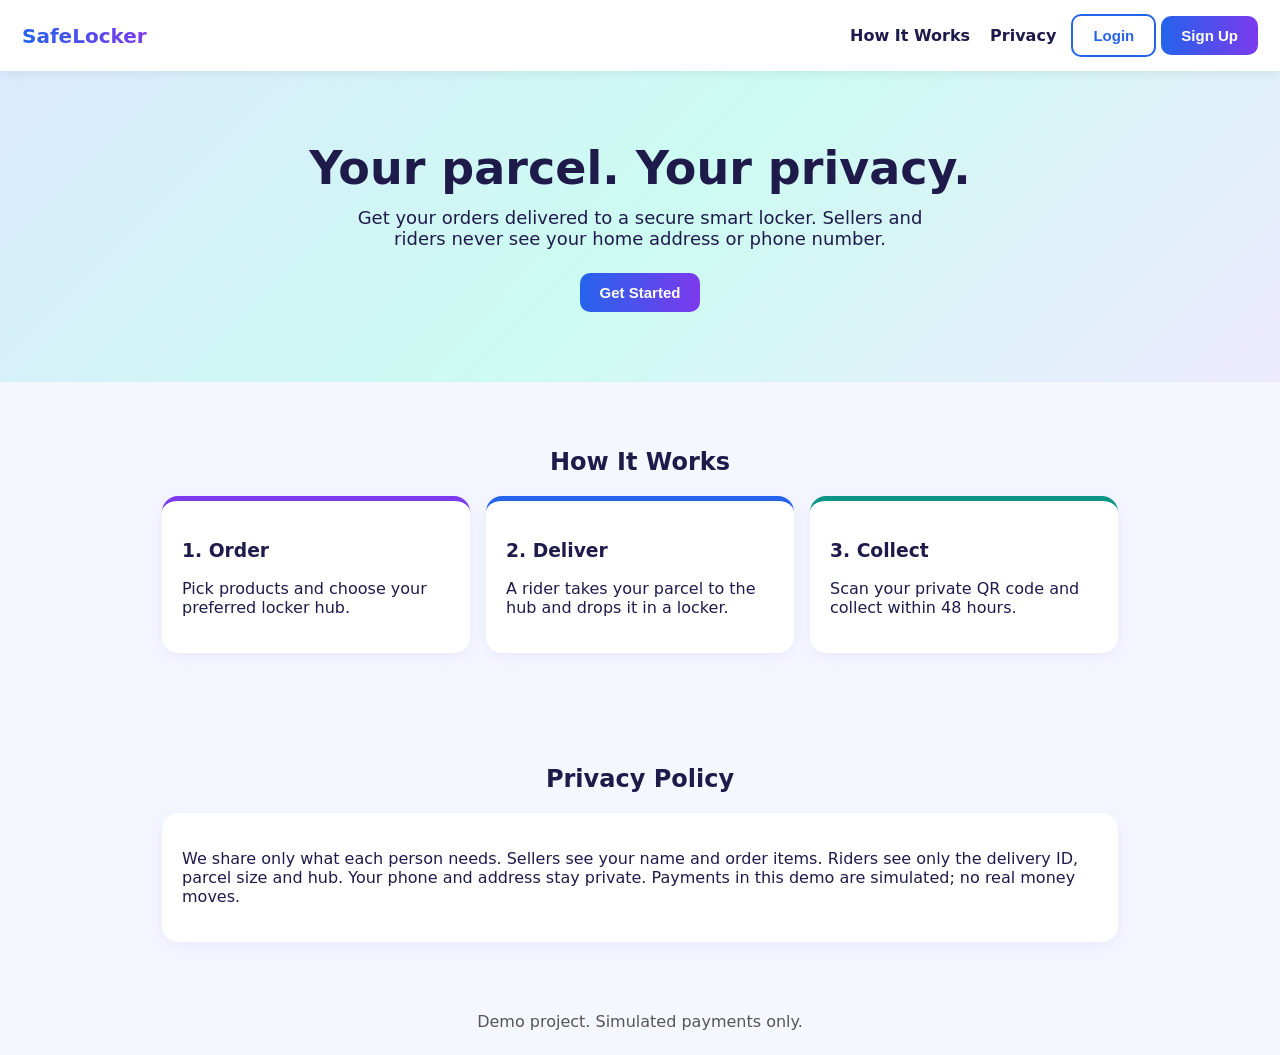
<file: index.html>
<!doctype html><html lang="en"><head><meta charset="utf-8"><meta name="viewport" content="width=device-width,initial-scale=1">
<title>SafeLocker - Private Parcel Delivery</title><link rel="stylesheet" href="/style.css"></head><body>
<nav><span class="logo">SafeLocker</span><div><a href="#how">How It Works</a><a href="#privacy">Privacy</a>
<button class="btn alt" onclick="openM('login')">Login</button> <button class="btn" onclick="openM('reg')">Sign Up</button></div></nav>
<div class="hero"><h1>Your parcel. Your privacy.</h1>
<p>Get your orders delivered to a secure smart locker. Sellers and riders never see your home address or phone number.</p>
<button class="btn" onclick="openM('reg')">Get Started</button></div>
<section id="how"><h2>How It Works</h2><div class="grid">
<div class="card step"><h3>1. Order</h3><p>Pick products and choose your preferred locker hub.</p></div>
<div class="card step"><h3>2. Deliver</h3><p>A rider takes your parcel to the hub and drops it in a locker.</p></div>
<div class="card step"><h3>3. Collect</h3><p>Scan your private QR code and collect within 48 hours.</p></div></div></section>
<section id="privacy"><h2>Privacy Policy</h2><div class="card"><p>We share only what each person needs. Sellers see your name and order items. Riders see only the delivery ID, parcel size and hub. Your phone and address stay private. Payments in this demo are simulated; no real money moves.</p></div></section>
<footer>Demo project. Simulated payments only.</footer>
<div class="modal" id="m"><div class="box"><h3 id="mt"></h3>
<input id="fn" placeholder="Full name"><input id="ph" placeholder="Phone (kept private)">
<input id="em" type="email" placeholder="Email"><input id="pw" type="password" placeholder="Password (8+ characters)">
<div class="err" id="er"></div><button class="btn" onclick="go()">Continue</button> <button class="btn alt" onclick="closeM()">Cancel</button></div></div>
<script>
let mode='login';
function openM(m){mode=m;mt.textContent=m=='reg'?'Create customer account':'Login';
fn.style.display=ph.style.display=m=='reg'?'block':'none';er.textContent='';document.getElementById('m').classList.add('on')}
function closeM(){document.getElementById('m').classList.remove('on')}
async function go(){const body=mode=='reg'?{full_name:fn.value,email:em.value,password:pw.value,phone:ph.value}:{email:em.value,password:pw.value};
const r=await fetch('/api/'+(mode=='reg'?'register':'login'),{method:'POST',headers:{'Content-Type':'application/json'},body:JSON.stringify(body)});
const d=await r.json();if(!r.ok){er.textContent=d.detail||'Error';return}location.href='/dashboard'}
</script></body></html>
</file>
<file: style.css>
:root{--blue:#2563eb;--teal:#0d9488;--purple:#7c3aed;--bg:#f5f7ff;--ink:#1e1b4b;--card:#fff}
*{box-sizing:border-box}body{margin:0;font-family:system-ui,Segoe UI,Arial,sans-serif;background:var(--bg);color:var(--ink)}
nav{display:flex;align-items:center;justify-content:space-between;padding:14px 22px;background:#fff;box-shadow:0 2px 10px #0001;position:sticky;top:0;flex-wrap:wrap;gap:8px}
.logo{font-weight:800;font-size:20px;background:linear-gradient(90deg,var(--blue),var(--purple));-webkit-background-clip:text;color:transparent}
nav a{margin:0 10px;color:var(--ink);text-decoration:none;font-weight:600}
.btn{background:linear-gradient(90deg,var(--blue),var(--purple));color:#fff;border:0;padding:11px 20px;border-radius:10px;font-weight:700;cursor:pointer;font-size:15px}
.btn.alt{background:#fff;color:var(--blue);border:2px solid var(--blue)}
.hero{padding:70px 22px;text-align:center;background:linear-gradient(135deg,#dbeafe,#ccfbf1 50%,#ede9fe)}
.hero h1{font-size:clamp(28px,5vw,46px);margin:0 0 12px}.hero p{max-width:620px;margin:0 auto 24px;font-size:18px}
section{padding:46px 22px;max-width:1000px;margin:auto}h2{text-align:center}
.grid{display:grid;grid-template-columns:repeat(auto-fit,minmax(200px,1fr));gap:16px}
.card{background:var(--card);border-radius:16px;padding:20px;box-shadow:0 4px 16px #4f46e514}
.card .n{font-size:32px;font-weight:800;color:var(--teal)}
.step{border-top:5px solid var(--purple)}.step:nth-child(2){border-color:var(--blue)}.step:nth-child(3){border-color:var(--teal)}
.modal{position:fixed;inset:0;background:#0007;display:none;align-items:center;justify-content:center;padding:16px}
.modal.on{display:flex}.box{background:#fff;border-radius:16px;padding:24px;width:100%;max-width:380px}
input{width:100%;padding:11px;margin:6px 0;border:1px solid #c7d2fe;border-radius:8px;font-size:15px}
.err{color:#dc2626;font-size:14px;min-height:18px}footer{text-align:center;padding:24px;color:#555}
</file>
